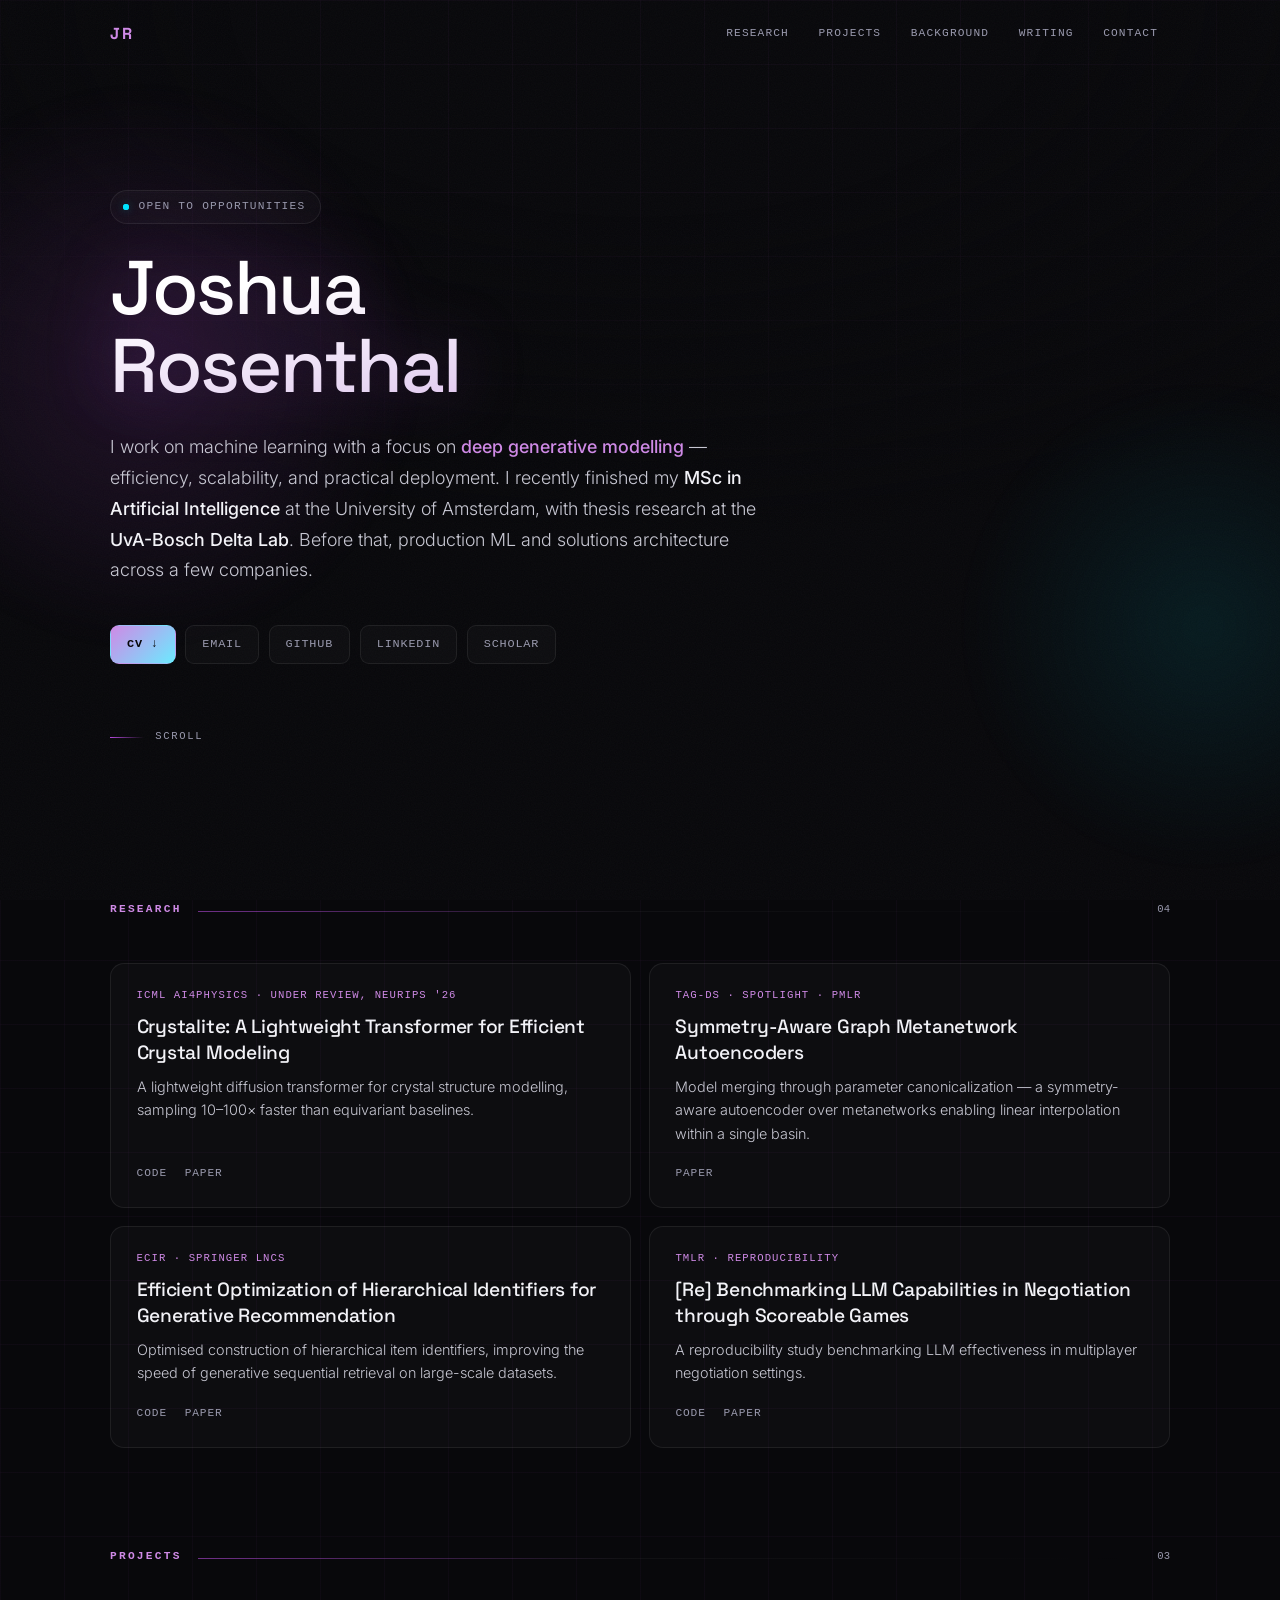
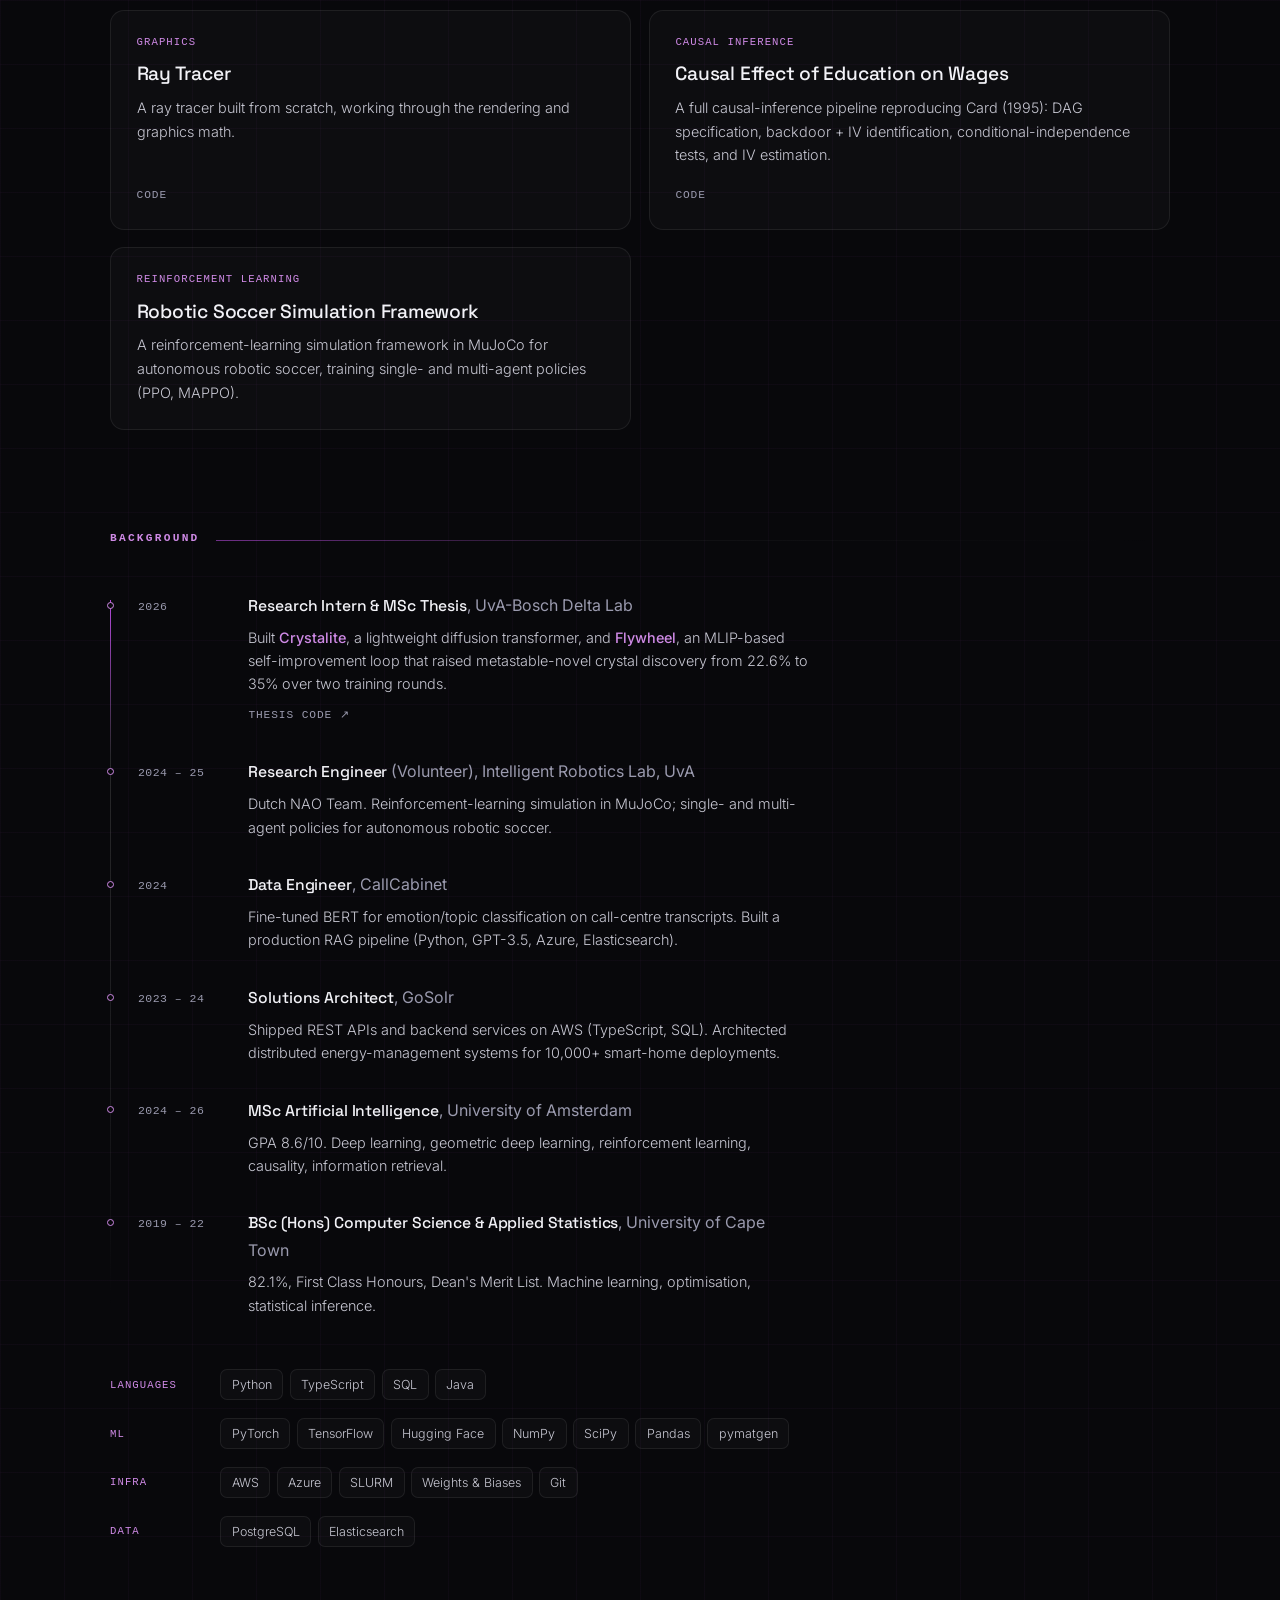
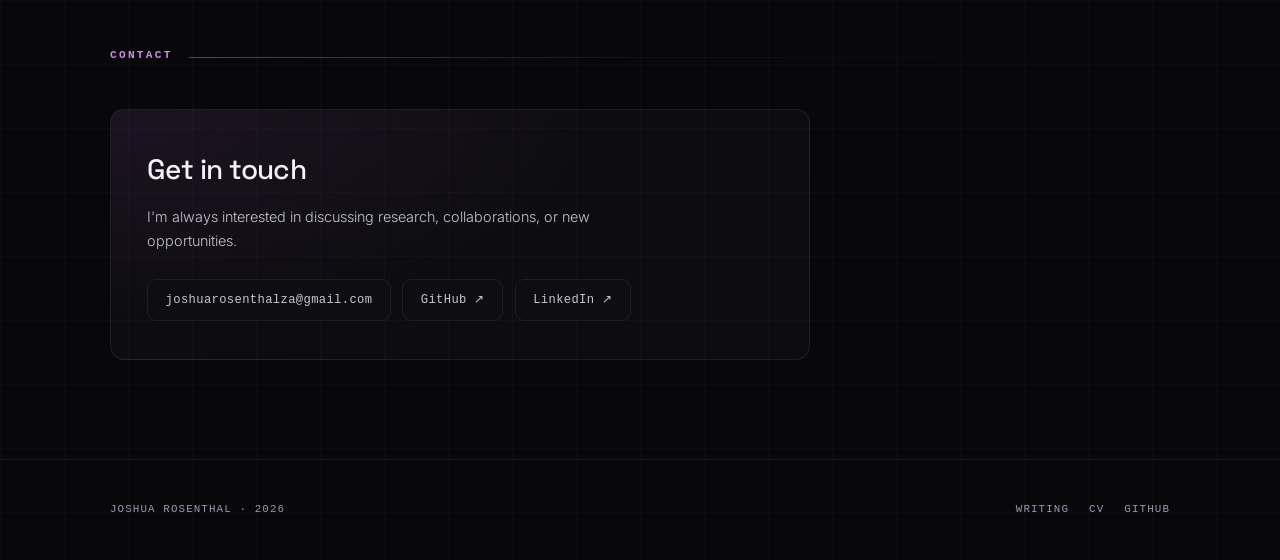
<file: index.html>
<!DOCTYPE html>
<html lang="en">
<head>
    <meta charset="UTF-8">
    <meta name="viewport" content="width=device-width, initial-scale=1.0">
    <title>Joshua Rosenthal</title>
    <meta name="description" content="Joshua Rosenthal — AI researcher working on deep generative modelling, efficiency, and practical deployment.">
    <meta name="theme-color" content="#08080b">
    <link rel="icon" href="favicon.svg" type="image/svg+xml">
    <link rel="canonical" href="https://joshrosie.github.io/">

    <meta property="og:type" content="website">
    <meta property="og:url" content="https://joshrosie.github.io/">
    <meta property="og:title" content="Joshua Rosenthal">
    <meta property="og:description" content="AI researcher working on deep generative modelling, efficiency, and practical deployment.">
    <meta name="twitter:card" content="summary">

    <link rel="preconnect" href="https://fonts.googleapis.com">
    <link rel="preconnect" href="https://fonts.gstatic.com" crossorigin>
    <link href="https://fonts.googleapis.com/css2?family=Space+Grotesk:wght@400;500;600;700&family=Inter:wght@300;400;500;600&display=swap" rel="stylesheet">
    <link rel="stylesheet" href="style.css">
    <script>document.documentElement.classList.add('js');</script>
</head>
<body>

<div class="progress" aria-hidden="true"></div>
<a href="#main" class="skip-link">Skip to content</a>

<nav>
    <div class="nav-inner">
        <a href="/" class="nav-brand">JR</a>
        <div class="nav-links">
            <a href="#research">Research</a>
            <a href="#projects">Projects</a>
            <a href="#background">Background</a>
            <a href="blog.html">Writing</a>
            <a href="#contact">Contact</a>
        </div>
        <button class="nav-toggle" aria-label="Toggle menu" aria-expanded="false">
            <span></span><span></span><span></span>
        </button>
    </div>
</nav>

<header id="hero">
    <div class="aurora" aria-hidden="true"><span></span><span></span></div>
    <div class="hero-inner">
        <span class="eyebrow"><span class="pulse" aria-hidden="true"></span>Open to opportunities</span>
        <h1>Joshua<br>Rosenthal</h1>
        <p class="intro">
            I work on machine learning with a focus on <span class="hl">deep generative modelling</span> —
            efficiency, scalability, and practical deployment. I recently finished my
            <strong>MSc in Artificial Intelligence</strong> at the University of Amsterdam, with thesis
            research at the <strong>UvA-Bosch Delta Lab</strong>. Before that, production ML and solutions
            architecture across a few companies.
        </p>
        <div class="hero-links">
            <a href="joshua_rosenthal_cv.pdf" target="_blank" rel="noopener" class="cv-link">CV&nbsp;&#8595;</a>
            <a href="mailto:joshuarosenthalza@gmail.com">Email</a>
            <a href="https://github.com/joshrosie" target="_blank" rel="noopener">GitHub</a>
            <a href="https://www.linkedin.com/in/joshua-rosenthal1/" target="_blank" rel="noopener">LinkedIn</a>
            <a href="https://scholar.google.com/citations?user=gbQZgnQAAAAJ&hl=en" target="_blank" rel="noopener">Scholar</a>
        </div>
        <p class="scroll-cue" aria-hidden="true">Scroll</p>
    </div>
</header>

<main id="main">

    <section id="research" class="wrap">
        <div class="sec-head reveal">
            <h2>Research</h2>
            <span class="rule"></span>
            <span class="sec-count">04</span>
        </div>

        <div class="card-grid">
            <article class="card reveal">
                <span class="label">ICML AI4Physics &middot; under review, NeurIPS '26</span>
                <h3>Crystalite: A Lightweight Transformer for Efficient Crystal Modeling</h3>
                <p>A lightweight diffusion transformer for crystal structure modelling, sampling 10&ndash;100&times; faster than equivariant baselines.</p>
                <div class="card-links">
                    <a href="https://github.com/joshrosie/crystalite" target="_blank" rel="noopener">Code</a>
                    <a href="https://arxiv.org/abs/2604.02270" target="_blank" rel="noopener">Paper</a>
                </div>
            </article>

            <article class="card reveal">
                <span class="label">TAG-DS &middot; Spotlight &middot; PMLR</span>
                <h3>Symmetry-Aware Graph Metanetwork Autoencoders</h3>
                <p>Model merging through parameter canonicalization &mdash; a symmetry-aware autoencoder over metanetworks enabling linear interpolation within a single basin.</p>
                <div class="card-links">
                    <a href="https://arxiv.org/abs/2511.12601" target="_blank" rel="noopener">Paper</a>
                </div>
            </article>

            <article class="card reveal">
                <span class="label">ECIR &middot; Springer LNCS</span>
                <h3>Efficient Optimization of Hierarchical Identifiers for Generative Recommendation</h3>
                <p>Optimised construction of hierarchical item identifiers, improving the speed of generative sequential retrieval on large-scale datasets.</p>
                <div class="card-links">
                    <a href="https://github.com/joshrosie/re-seater" target="_blank" rel="noopener">Code</a>
                    <a href="https://link.springer.com/chapter/10.1007/978-3-032-21324-2_6" target="_blank" rel="noopener">Paper</a>
                </div>
            </article>

            <article class="card reveal">
                <span class="label">TMLR &middot; Reproducibility</span>
                <h3>[Re] Benchmarking LLM Capabilities in Negotiation through Scoreable Games</h3>
                <p>A reproducibility study benchmarking LLM effectiveness in multiplayer negotiation settings.</p>
                <div class="card-links">
                    <a href="https://github.com/joshrosie/FACT29" target="_blank" rel="noopener">Code</a>
                    <a href="https://openreview.net/forum?id=BVH81SAAh2" target="_blank" rel="noopener">Paper</a>
                </div>
            </article>
        </div>
    </section>

    <section id="projects" class="wrap">
        <div class="sec-head reveal">
            <h2>Projects</h2>
            <span class="rule"></span>
            <span class="sec-count">03</span>
        </div>

        <div class="card-grid">
            <article class="card reveal">
                <span class="label">Graphics</span>
                <h3>Ray Tracer</h3>
                <p>A ray tracer built from scratch, working through the rendering and graphics math.</p>
                <div class="card-links">
                    <a href="https://github.com/joshrosie/RayTracer" target="_blank" rel="noopener">Code</a>
                </div>
            </article>

            <article class="card reveal">
                <span class="label">Causal Inference</span>
                <h3>Causal Effect of Education on Wages</h3>
                <p>A full causal-inference pipeline reproducing Card (1995): DAG specification, backdoor + IV identification, conditional-independence tests, and IV estimation.</p>
                <div class="card-links">
                    <a href="https://github.com/joshrosie/causality" target="_blank" rel="noopener">Code</a>
                </div>
            </article>

            <article class="card reveal">
                <span class="label">Reinforcement Learning</span>
                <h3>Robotic Soccer Simulation Framework</h3>
                <p>A reinforcement-learning simulation framework in MuJoCo for autonomous robotic soccer, training single- and multi-agent policies (PPO, MAPPO).</p>
            </article>
        </div>
    </section>

    <section id="background" class="wrap">
        <div class="sec-head reveal">
            <h2>Background</h2>
            <span class="rule"></span>
        </div>

        <div class="timeline">
            <div class="tl-item reveal">
                <span class="tl-date">2026</span>
                <div>
                    <strong>Research Intern &amp; MSc Thesis</strong><span class="org">, UvA-Bosch Delta Lab</span>
                    <p>Built <em>Crystalite</em>, a lightweight diffusion transformer, and <em>Flywheel</em>, an MLIP-based self-improvement loop that raised metastable-novel crystal discovery from 22.6% to 35% over two training rounds.</p>
                    <a class="tl-link" href="https://github.com/joshrosie/DISCO" target="_blank" rel="noopener">Thesis code &#8599;</a>
                </div>
            </div>
            <div class="tl-item reveal">
                <span class="tl-date">2024 &ndash; 25</span>
                <div>
                    <strong>Research Engineer</strong><span class="org"> (Volunteer), Intelligent Robotics Lab, UvA</span>
                    <p>Dutch NAO Team. Reinforcement-learning simulation in MuJoCo; single- and multi-agent policies for autonomous robotic soccer.</p>
                </div>
            </div>
            <div class="tl-item reveal">
                <span class="tl-date">2024</span>
                <div>
                    <strong>Data Engineer</strong><span class="org">, CallCabinet</span>
                    <p>Fine-tuned BERT for emotion/topic classification on call-centre transcripts. Built a production RAG pipeline (Python, GPT-3.5, Azure, Elasticsearch).</p>
                </div>
            </div>
            <div class="tl-item reveal">
                <span class="tl-date">2023 &ndash; 24</span>
                <div>
                    <strong>Solutions Architect</strong><span class="org">, GoSolr</span>
                    <p>Shipped REST APIs and backend services on AWS (TypeScript, SQL). Architected distributed energy-management systems for 10,000+ smart-home deployments.</p>
                </div>
            </div>
            <div class="tl-item reveal">
                <span class="tl-date">2024 &ndash; 26</span>
                <div>
                    <strong>MSc Artificial Intelligence</strong><span class="org">, University of Amsterdam</span>
                    <p>GPA 8.6/10. Deep learning, geometric deep learning, reinforcement learning, causality, information retrieval.</p>
                </div>
            </div>
            <div class="tl-item reveal">
                <span class="tl-date">2019 &ndash; 22</span>
                <div>
                    <strong>BSc (Hons) Computer Science &amp; Applied Statistics</strong><span class="org">, University of Cape Town</span>
                    <p>82.1%, First Class Honours, Dean's Merit List. Machine learning, optimisation, statistical inference.</p>
                </div>
            </div>
        </div>

        <div class="skills">
            <div class="skill-row reveal">
                <span class="skill-key">Languages</span>
                <div class="chips">
                    <span>Python</span><span>TypeScript</span><span>SQL</span><span>Java</span>
                </div>
            </div>
            <div class="skill-row reveal">
                <span class="skill-key">ML</span>
                <div class="chips">
                    <span>PyTorch</span><span>TensorFlow</span><span>Hugging Face</span><span>NumPy</span><span>SciPy</span><span>Pandas</span><span>pymatgen</span>
                </div>
            </div>
            <div class="skill-row reveal">
                <span class="skill-key">Infra</span>
                <div class="chips">
                    <span>AWS</span><span>Azure</span><span>SLURM</span><span>Weights &amp; Biases</span><span>Git</span>
                </div>
            </div>
            <div class="skill-row reveal">
                <span class="skill-key">Data</span>
                <div class="chips">
                    <span>PostgreSQL</span><span>Elasticsearch</span>
                </div>
            </div>
        </div>
    </section>

    <section id="contact" class="wrap">
        <div class="sec-head reveal">
            <h2>Contact</h2>
            <span class="rule"></span>
        </div>

        <div class="contact-card reveal">
            <h3>Get in touch</h3>
            <p class="contact-text">
                I'm always interested in discussing research, collaborations, or new opportunities.
            </p>
            <div class="contact-links">
                <a href="mailto:joshuarosenthalza@gmail.com">joshuarosenthalza@gmail.com</a>
                <a href="https://github.com/joshrosie" target="_blank" rel="noopener">GitHub &#8599;</a>
                <a href="https://www.linkedin.com/in/joshua-rosenthal1/" target="_blank" rel="noopener">LinkedIn &#8599;</a>
            </div>
        </div>
    </section>

</main>

<footer>
    <div class="footer-inner">
        <p>Joshua Rosenthal &middot; 2026</p>
        <div class="footer-links">
            <a href="blog.html">Writing</a>
            <a href="joshua_rosenthal_cv.pdf" target="_blank" rel="noopener">CV</a>
            <a href="https://github.com/joshrosie" target="_blank" rel="noopener">GitHub</a>
        </div>
    </div>
</footer>

<script src="site.js"></script>

</body>
</html>
</file>
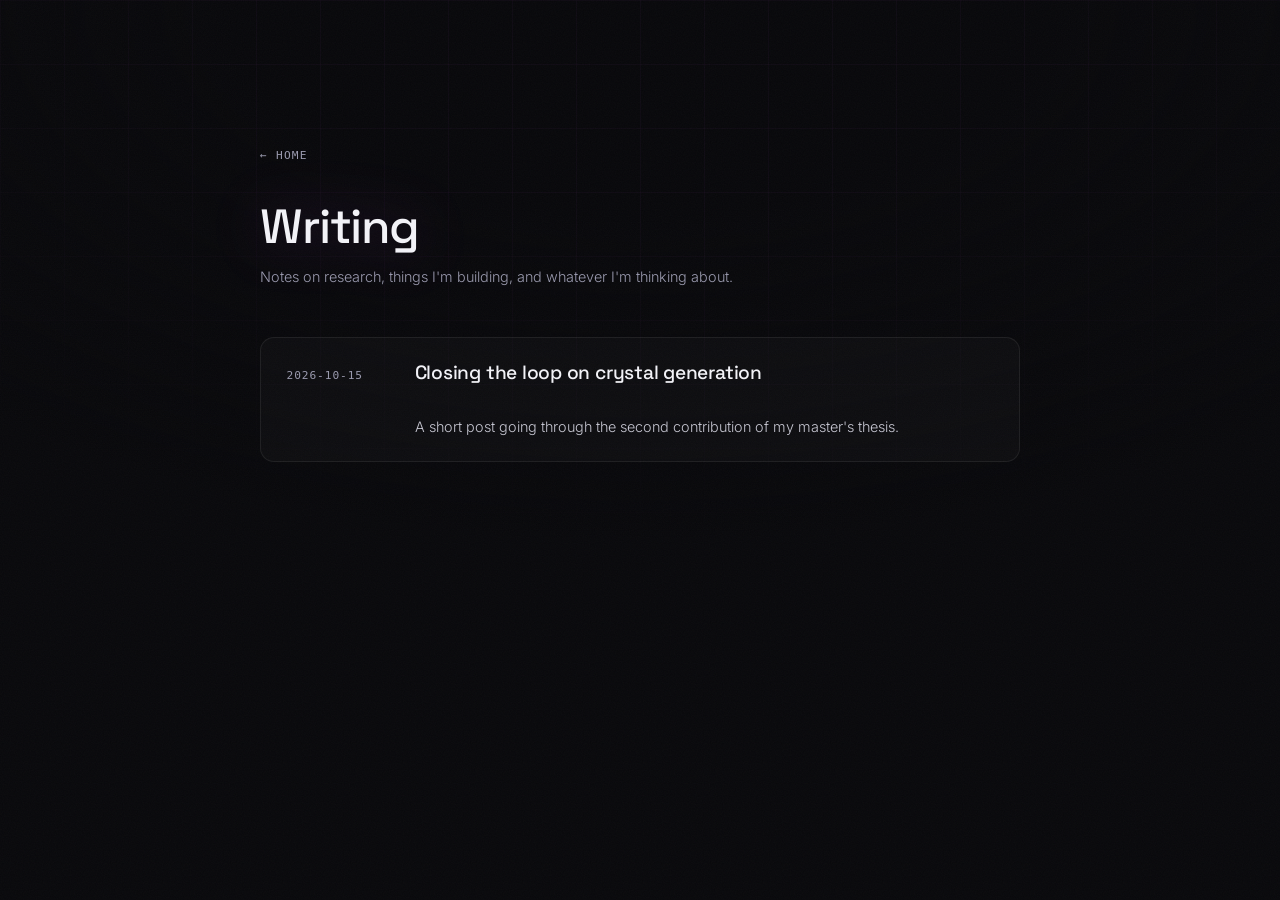
<file: blog.html>
<!DOCTYPE html>
<html lang="en">
<head>
    <meta charset="UTF-8">
    <meta name="viewport" content="width=device-width, initial-scale=1.0">
    <title>Writing — Joshua Rosenthal</title>
    <meta name="description" content="Notes on research, things I'm building, and whatever I'm thinking about.">
    <meta name="theme-color" content="#08080b">
    <link rel="icon" href="favicon.svg" type="image/svg+xml">

    <meta property="og:type" content="website">
    <meta property="og:title" content="Writing — Joshua Rosenthal">
    <meta property="og:description" content="Notes on research, things I'm building, and whatever I'm thinking about.">
    <meta name="twitter:card" content="summary">

    <link rel="preconnect" href="https://fonts.googleapis.com">
    <link rel="preconnect" href="https://fonts.gstatic.com" crossorigin>
    <link href="https://fonts.googleapis.com/css2?family=Space+Grotesk:wght@400;500;600;700&family=Inter:wght@300;400;500;600&display=swap" rel="stylesheet">
    <link rel="stylesheet" href="style.css">
    <script>document.documentElement.classList.add('js');</script>
</head>
<body>

<div class="progress" aria-hidden="true"></div>

<div class="page page-narrow">
    <a href="/" class="back-link">&#8592; Home</a>
    <h1 class="page-title">Writing</h1>
    <p class="page-sub">Notes on research, things I'm building, and whatever I'm thinking about.</p>

    <div class="post-list" id="post-list">
        <p class="empty-note">Loading&hellip;</p>
    </div>
</div>

<script src="site.js"></script>
<script>
// Escape anything coming from the manifest before it reaches innerHTML.
function esc(s) {
    return String(s == null ? '' : s)
        .replace(/&/g, '&amp;').replace(/</g, '&lt;').replace(/>/g, '&gt;')
        .replace(/"/g, '&quot;').replace(/'/g, '&#39;');
}

fetch('posts/posts.json')
    .then(function (r) { return r.ok ? r.json() : []; })
    .then(function (posts) {
        var list = document.getElementById('post-list');

        if (!Array.isArray(posts) || !posts.length) {
            list.innerHTML = '<p class="empty-note">No posts yet.</p>';
            return;
        }

        // Newest first, regardless of manifest order.
        posts.sort(function (a, b) {
            return String(b.date || '').localeCompare(String(a.date || ''));
        });

        list.innerHTML = posts.map(function (p) {
            return '<a class="post-item reveal" href="post.html?slug=' + encodeURIComponent(p.slug) + '">'
                 +   '<span class="post-date">' + esc(p.date) + '</span>'
                 +   '<h3>' + esc(p.title) + '</h3>'
                 +   (p.summary ? '<p>' + esc(p.summary) + '</p>' : '')
                 + '</a>';
        }).join('');

        // Wire up the cards we just inserted.
        if (window.initSheen) window.initSheen();
        if (window.revealNew) window.revealNew();
    })
    .catch(function () {
        document.getElementById('post-list').innerHTML =
            '<p class="empty-note">Could not load posts.</p>';
    });
</script>

</body>
</html>
</file>
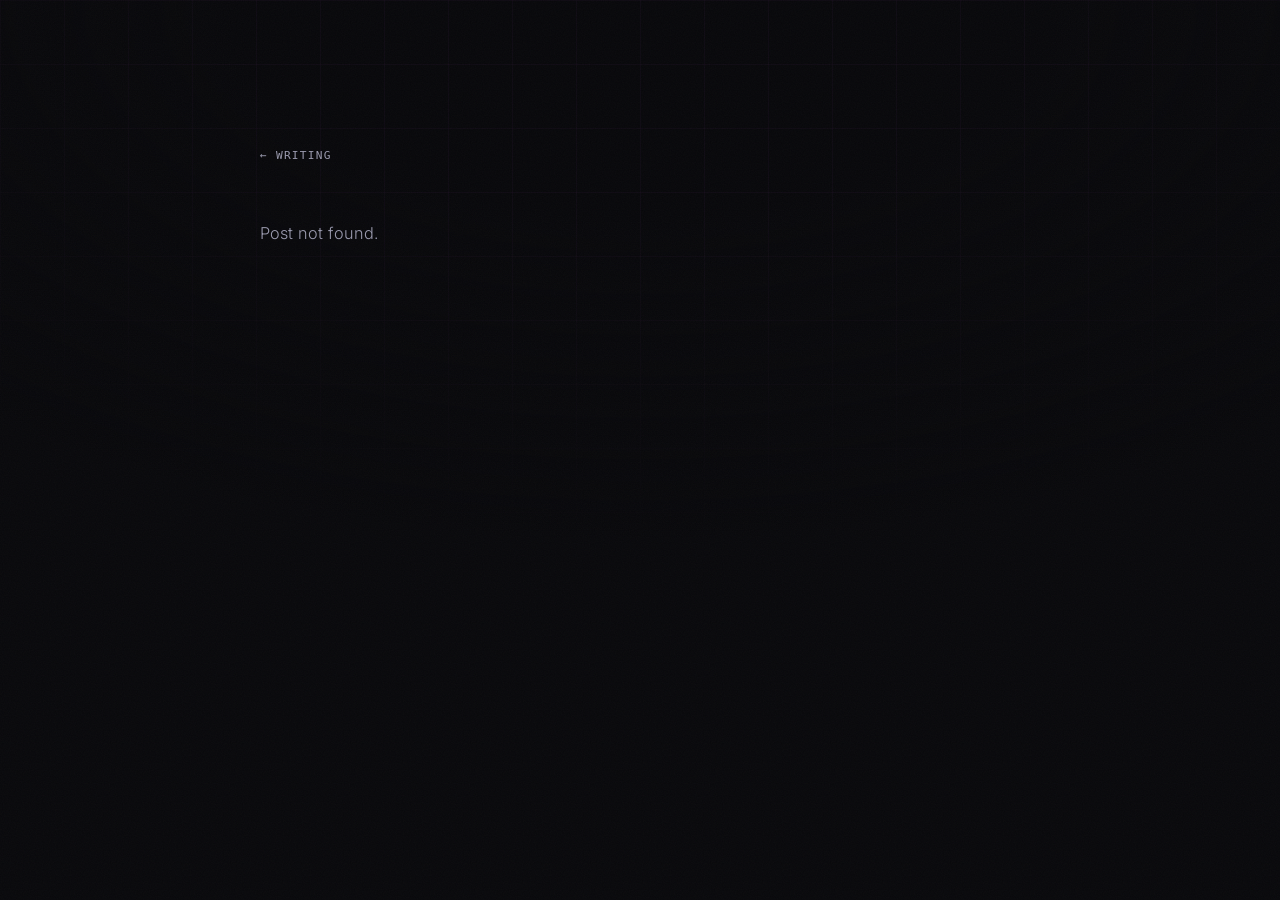
<file: post.html>
<!DOCTYPE html>
<html lang="en">
<head>
    <meta charset="UTF-8">
    <meta name="viewport" content="width=device-width, initial-scale=1.0">
    <title>Writing — Joshua Rosenthal</title>
    <meta name="theme-color" content="#08080b">
    <link rel="icon" href="favicon.svg" type="image/svg+xml">
    <meta name="twitter:card" content="summary">

    <link rel="preconnect" href="https://fonts.googleapis.com">
    <link rel="preconnect" href="https://fonts.gstatic.com" crossorigin>
    <link href="https://fonts.googleapis.com/css2?family=Space+Grotesk:wght@400;500;600;700&family=Inter:wght@300;400;500;600&display=swap" rel="stylesheet">
    <link rel="stylesheet" href="style.css">
    <script>document.documentElement.classList.add('js');</script>
</head>
<body>

<div class="progress" aria-hidden="true"></div>

<div class="page page-narrow">
    <a href="blog.html" class="back-link">&#8592; Writing</a>
    <article class="prose" id="post">
        <p class="empty-note">Loading&hellip;</p>
    </article>
</div>

<script src="md.js"></script>
<script src="site.js"></script>
<script>
var slug = new URLSearchParams(location.search).get('slug') || '';
var el = document.getElementById('post');

function esc(s) {
    return String(s == null ? '' : s)
        .replace(/&/g, '&amp;').replace(/</g, '&lt;').replace(/>/g, '&gt;');
}

// Only allow simple slugs so the fetch path can't be manipulated.
if (!/^[a-z0-9-]+$/i.test(slug)) {
    el.innerHTML = '<p class="empty-note">Post not found.</p>';
} else {
    Promise.all([
        fetch('posts/posts.json').then(function (r) { return r.ok ? r.json() : []; }),
        fetch('posts/' + slug + '.md').then(function (r) {
            return r.ok ? r.text() : Promise.reject(new Error('missing'));
        })
    ])
    .then(function (res) {
        var posts = res[0], md = res[1];
        var meta = Array.isArray(posts)
            ? posts.find(function (p) { return p.slug === slug; })
            : null;

        document.title = (meta ? meta.title : 'Writing') + ' — Joshua Rosenthal';

        var dateHtml = meta && meta.date
            ? '<span class="post-date">' + esc(meta.date) + '</span>'
            : '';

        el.innerHTML = dateHtml + renderMarkdown(md);
    })
    .catch(function () {
        el.innerHTML = '<p class="empty-note">Post not found.</p>';
    });
}
</script>

</body>
</html>
</file>
<file: style.css>
/* ============================================================
   Joshua Rosenthal — personal site
   Dark synthwave. No build step, no dependencies.
   ============================================================ */

:root {
    color-scheme: dark;

    /* --- Surfaces --- */
    --bg:            #08080b;
    --bg-raised:     #0d0d12;
    --surface:       rgba(255, 255, 255, 0.022);
    --surface-hover: rgba(255, 255, 255, 0.042);
    --border:        rgba(255, 255, 255, 0.07);
    --border-strong: rgba(255, 255, 255, 0.13);

    /* --- Brand --- */
    --accent:     #b44adb;
    --cyan:       #00e5ff;
    --accent-glow: rgba(180, 74, 219, 0.35);
    --cyan-glow:   rgba(0, 229, 255, 0.30);

    /* Text-safe accent tints (all >= 4.5:1 on --bg) */
    --accent-text: #cf8ae6;
    --cyan-text:   #6ceaff;

    /* --- Text (all >= 4.5:1 on --bg) --- */
    --text:        #c7c7d2;
    --text-dim:    #9a9aae;
    --text-bright: #f2f2f7;

    --grid: rgba(180, 74, 219, 0.035);

    /* --- Type --- */
    --font-display: 'Space Grotesk', 'Inter', system-ui, sans-serif;
    --font-body:    'Inter', system-ui, -apple-system, sans-serif;
    --font-mono:    ui-monospace, 'SF Mono', SFMono-Regular, Menlo, monospace;

    /* Fluid scale */
    --t-hero:  clamp(2.6rem, 7.5vw, 4.75rem);
    --t-page:  clamp(2rem, 5.5vw, 3rem);
    --t-h3:    clamp(1.08rem, 1.6vw, 1.2rem);
    --t-body:  1rem;
    --t-small: 0.9rem;
    --t-label: 0.7rem;

    /* --- Space --- */
    --s-section: clamp(5rem, 11vh, 8.5rem);
    --w-wide: 1060px;
    --w-text: 70ch;

    /* --- Motion --- */
    --ease:        cubic-bezier(0.22, 1, 0.36, 1);
    --ease-spring: cubic-bezier(0.34, 1.4, 0.64, 1);
    --fast: 0.18s;
    --med:  0.4s;
    --slow: 0.75s;

    --radius: 14px;
    --nav-h: 68px;
}

*, *::before, *::after { margin: 0; padding: 0; box-sizing: border-box; }

html {
    scroll-behavior: smooth;
    -webkit-text-size-adjust: 100%;
}

body {
    font-family: var(--font-body);
    font-size: var(--t-body);
    font-weight: 300;
    line-height: 1.7;
    color: var(--text);
    background-color: var(--bg);
    /* Grid, faded toward the edges so it reads as atmosphere, not wallpaper */
    background-image:
        linear-gradient(var(--grid) 1px, transparent 1px),
        linear-gradient(90deg, var(--grid) 1px, transparent 1px);
    background-size: 64px 64px;
    -webkit-font-smoothing: antialiased;
    overflow-x: hidden;
}

/* Vignette: pulls focus to the centre column and softens the grid */
body::before {
    content: '';
    position: fixed;
    inset: 0;
    pointer-events: none;
    z-index: 0;
    background: radial-gradient(ellipse 80% 60% at 50% 0%, transparent 40%, var(--bg) 100%);
}

/* Fine grain — replaces the old scanlines, which sat over every glyph */
body::after {
    content: '';
    position: fixed;
    inset: 0;
    pointer-events: none;
    z-index: 1;
    opacity: 0.035;
    background-image: url("data:image/svg+xml,%3Csvg xmlns='http://www.w3.org/2000/svg' width='120' height='120'%3E%3Cfilter id='n'%3E%3CfeTurbulence type='fractalNoise' baseFrequency='0.85' numOctaves='3'/%3E%3C/filter%3E%3Crect width='120' height='120' filter='url(%23n)'/%3E%3C/svg%3E");
}

/* ---- Shared layout ---- */
.wrap {
    width: min(100% - 2.5rem, var(--w-wide));
    margin-inline: auto;
}

::selection { background: rgba(0, 229, 255, 0.22); color: #fff; }

/* ---- Focus: visible, consistent, keyboard-only ---- */
:focus-visible {
    outline: 2px solid var(--cyan);
    outline-offset: 3px;
    border-radius: 3px;
}

.skip-link {
    position: absolute;
    top: -100%;
    left: 1rem;
    z-index: 300;
    padding: 0.7rem 1.1rem;
    font-family: var(--font-mono);
    font-size: var(--t-label);
    text-transform: uppercase;
    letter-spacing: 0.1em;
    color: var(--bg);
    background: var(--cyan);
    border-radius: 0 0 8px 8px;
    text-decoration: none;
}
.skip-link:focus-visible { top: 0; outline-offset: -4px; }

/* ============================================================
   Scroll progress — pure CSS scroll-driven animation.
   Degrades to invisible where unsupported.
   ============================================================ */
.progress {
    position: fixed;
    top: 0;
    left: 0;
    width: 100%;
    height: 2px;
    z-index: 200;
    transform: scaleX(0);
    transform-origin: 0 50%;
    background: linear-gradient(90deg, var(--accent), var(--cyan));
    box-shadow: 0 0 10px var(--cyan-glow);
}

@keyframes progress-grow { from { transform: scaleX(0); } to { transform: scaleX(1); } }

@supports (animation-timeline: scroll()) {
    .progress {
        animation: progress-grow linear;
        animation-timeline: scroll(root block);
    }
}

/* ============================================================
   Nav
   ============================================================ */
nav {
    position: fixed;
    top: 0;
    width: 100%;
    z-index: 100;
    height: var(--nav-h);
    display: flex;
    align-items: center;
    transition: background var(--med) var(--ease),
                border-color var(--med) var(--ease),
                backdrop-filter var(--med);
    border-bottom: 1px solid transparent;
}

nav.scrolled {
    background: rgba(8, 8, 11, 0.72);
    backdrop-filter: blur(16px) saturate(1.3);
    -webkit-backdrop-filter: blur(16px) saturate(1.3);
    border-bottom-color: var(--border);
}

.nav-inner {
    width: min(100% - 2.5rem, var(--w-wide));
    margin-inline: auto;
    display: flex;
    justify-content: space-between;
    align-items: center;
    gap: 2rem;
}

.nav-brand {
    font-family: var(--font-display);
    font-size: 1rem;
    font-weight: 700;
    letter-spacing: 0.1em;
    text-decoration: none;
    color: var(--accent-text);
    transition: color var(--fast), text-shadow var(--fast);
}
.nav-brand:hover { color: var(--cyan-text); text-shadow: 0 0 12px var(--cyan-glow); }

.nav-links { display: flex; gap: 0.35rem; }

.nav-links a {
    position: relative;
    padding: 0.5rem 0.75rem;
    border-radius: 7px;
    font-family: var(--font-mono);
    font-size: var(--t-label);
    font-weight: 500;
    color: var(--text-dim);
    text-decoration: none;
    text-transform: uppercase;
    letter-spacing: 0.1em;
    transition: color var(--fast), background var(--fast);
}

.nav-links a::after {
    content: '';
    position: absolute;
    left: 0.75rem;
    right: 0.75rem;
    bottom: 0.26rem;
    height: 1px;
    background: var(--cyan);
    box-shadow: 0 0 7px var(--cyan-glow);
    transform: scaleX(0);
    transform-origin: left;
    transition: transform var(--med) var(--ease);
}

.nav-links a:hover { color: var(--text-bright); background: var(--surface); }
.nav-links a:hover::after { transform: scaleX(1); }

/* Scroll-spy: set by site.js */
.nav-links a[aria-current] { color: var(--cyan-text); }
.nav-links a[aria-current]::after { transform: scaleX(1); }

.nav-toggle {
    display: none;
    flex-direction: column;
    gap: 5px;
    padding: 8px;
    background: none;
    border: none;
    cursor: pointer;
    border-radius: 6px;
}

.nav-toggle span {
    display: block;
    width: 22px;
    height: 1.5px;
    border-radius: 2px;
    background: var(--accent-text);
    transition: transform var(--med) var(--ease-spring), opacity var(--fast);
}

.nav-toggle[aria-expanded="true"] span:nth-child(1) { transform: translateY(6.5px) rotate(45deg); }
.nav-toggle[aria-expanded="true"] span:nth-child(2) { opacity: 0; }
.nav-toggle[aria-expanded="true"] span:nth-child(3) { transform: translateY(-6.5px) rotate(-45deg); }

/* ============================================================
   Hero
   ============================================================ */
#hero {
    position: relative;
    min-height: 100svh;
    display: flex;
    flex-direction: column;
    justify-content: center;
    padding: calc(var(--nav-h) + 3rem) 0 5rem;
    z-index: 2;
}

.hero-inner { width: min(100% - 2.5rem, var(--w-wide)); margin-inline: auto; }

/* Aurora: two slow-drifting blooms, GPU-friendly transforms only */
.aurora {
    position: absolute;
    inset: 0;
    overflow: hidden;
    pointer-events: none;
    z-index: -1;
}

.aurora span {
    position: absolute;
    border-radius: 50%;
    filter: blur(10px);
    will-change: transform;
}

.aurora span:nth-child(1) {
    top: 8%; left: -12%;
    width: 46vw; height: 46vw;
    max-width: 620px; max-height: 620px;
    background: radial-gradient(circle, rgba(180, 74, 219, 0.14) 0%, transparent 68%);
    animation: drift-a 19s var(--ease) infinite alternate;
}

.aurora span:nth-child(2) {
    bottom: 2%; right: -14%;
    width: 40vw; height: 40vw;
    max-width: 520px; max-height: 520px;
    background: radial-gradient(circle, rgba(0, 229, 255, 0.09) 0%, transparent 68%);
    animation: drift-b 24s var(--ease) infinite alternate;
}

@keyframes drift-a {
    from { transform: translate3d(0, 0, 0) scale(1); }
    to   { transform: translate3d(70px, -46px, 0) scale(1.16); }
}
@keyframes drift-b {
    from { transform: translate3d(0, 0, 0) scale(1.1); }
    to   { transform: translate3d(-58px, -34px, 0) scale(1); }
}

/* Eyebrow */
.eyebrow {
    display: inline-flex;
    align-items: center;
    gap: 0.6rem;
    margin-bottom: 1.6rem;
    padding: 0.4rem 0.9rem 0.4rem 0.75rem;
    border: 1px solid var(--border);
    border-radius: 100px;
    background: var(--surface);
    font-family: var(--font-mono);
    font-size: var(--t-label);
    font-weight: 500;
    color: var(--text-dim);
    text-transform: uppercase;
    letter-spacing: 0.11em;
}

.pulse {
    position: relative;
    width: 6px; height: 6px;
    flex: none;
    border-radius: 50%;
    background: var(--cyan);
    box-shadow: 0 0 8px var(--cyan-glow);
}
.pulse::after {
    content: '';
    position: absolute;
    inset: 0;
    border-radius: 50%;
    background: var(--cyan);
    animation: pulse-ring 2.6s ease-out infinite;
}
@keyframes pulse-ring {
    0%   { transform: scale(1); opacity: 0.7; }
    80%, 100% { transform: scale(3.6); opacity: 0; }
}

#hero h1 {
    font-family: var(--font-display);
    font-size: var(--t-hero);
    font-weight: 500;
    line-height: 1.02;
    letter-spacing: -0.03em;
    margin-bottom: 1.75rem;
    /* Gradient type with a soft bloom behind it */
    background: linear-gradient(170deg, #fff 18%, #e6d4f2 55%, var(--accent-text) 100%);
    -webkit-background-clip: text;
    background-clip: text;
    color: transparent;
    -webkit-text-fill-color: transparent;
    filter: drop-shadow(0 0 34px rgba(180, 74, 219, 0.28));
}

.intro {
    max-width: 60ch;
    font-size: clamp(1.02rem, 1.4vw, 1.18rem);
    font-weight: 300;
    line-height: 1.72;
    color: var(--text);
}
.intro strong { color: var(--text-bright); font-weight: 500; }

/* Accented key phrase. Deliberately not underlined — on this site an
   underline means "link", and links are cyan. */
.intro .hl {
    color: var(--accent-text);
    font-weight: 500;
}

.hero-links {
    display: flex;
    flex-wrap: wrap;
    align-items: center;
    gap: 0.6rem;
    margin-top: 2.4rem;
}

.hero-links a {
    position: relative;
    padding: 0.55rem 1rem;
    border: 1px solid var(--border);
    border-radius: 9px;
    background: var(--surface);
    font-family: var(--font-mono);
    font-size: 0.74rem;
    font-weight: 500;
    letter-spacing: 0.07em;
    text-transform: uppercase;
    text-decoration: none;
    color: var(--text-dim);
    transition: color var(--fast), border-color var(--fast),
                background var(--fast), transform var(--med) var(--ease-spring);
}

.hero-links a:hover {
    color: var(--cyan-text);
    border-color: color-mix(in srgb, var(--cyan) 45%, transparent);
    background: var(--surface-hover);
    transform: translateY(-2px);
}

.hero-links .cv-link {
    color: var(--bg);
    font-weight: 600;
    border-color: transparent;
    background: linear-gradient(135deg, var(--accent-text), var(--cyan-text));
}
.hero-links .cv-link:hover {
    color: var(--bg);
    border-color: transparent;
    box-shadow: 0 8px 26px -10px var(--cyan-glow);
}

/* Scroll cue */
.scroll-cue {
    display: flex;
    align-items: center;
    gap: 0.7rem;
    margin-top: 4rem;
    font-family: var(--font-mono);
    font-size: 0.66rem;
    text-transform: uppercase;
    letter-spacing: 0.16em;
    color: var(--text-dim);
}
.scroll-cue::before {
    content: '';
    width: 34px;
    height: 1px;
    background: linear-gradient(90deg, var(--accent), transparent);
    animation: cue 2.4s var(--ease) infinite;
}
@keyframes cue {
    0%, 100% { transform: translateX(0); opacity: 0.4; }
    50%      { transform: translateX(8px); opacity: 1; }
}

/* ============================================================
   Sections
   ============================================================ */
main { position: relative; z-index: 2; }

section {
    scroll-margin-top: calc(var(--nav-h) + 1.5rem);
    padding-bottom: var(--s-section);
}

.sec-head {
    display: flex;
    align-items: baseline;
    gap: 1rem;
    margin-bottom: 2.75rem;
}

section h2 {
    flex: none;
    font-family: var(--font-mono);
    font-size: var(--t-label);
    font-weight: 600;
    color: var(--accent-text);
    text-transform: uppercase;
    letter-spacing: 0.2em;
}

.sec-head .rule {
    flex: 1;
    height: 1px;
    background: linear-gradient(90deg, var(--accent), var(--border) 45%, transparent);
    opacity: 0.6;
}

.sec-count {
    flex: none;
    font-family: var(--font-mono);
    font-size: 0.66rem;
    color: var(--text-dim);
    font-variant-numeric: tabular-nums;
}

/* --- Reveal: driven by IntersectionObserver in site.js.
       Scoped to .js so that without JavaScript the content is simply
       visible rather than permanently transparent. --- */
.js .reveal {
    opacity: 0;
    transform: translateY(18px);
    transition: opacity var(--slow) var(--ease), transform var(--slow) var(--ease);
    transition-delay: calc(var(--i, 0) * 70ms);
}
.js .reveal.in { opacity: 1; transform: none; }

/* ============================================================
   Cards
   ============================================================ */
/* Two columns on desktop: titles here are long, and 4 research entries
   pair cleanly rather than leaving an orphan on a third row. */
.card-grid {
    display: grid;
    /* min() keeps the track from forcing overflow below 420px */
    grid-template-columns: repeat(auto-fit, minmax(min(420px, 100%), 1fr));
    gap: 1.1rem;
}

.card {
    position: relative;
    display: flex;
    flex-direction: column;
    padding: 1.5rem 1.6rem;
    border: 1px solid var(--border);
    border-radius: var(--radius);
    background: var(--surface);
    overflow: hidden;
    isolation: isolate;
    transition: border-color var(--med) var(--ease),
                background var(--med) var(--ease),
                transform var(--med) var(--ease-spring),
                box-shadow var(--med) var(--ease);
}

/* Cursor-following sheen (coords set by site.js) */
.card::before {
    content: '';
    position: absolute;
    inset: 0;
    z-index: -1;
    pointer-events: none;
    opacity: 0;
    background: radial-gradient(380px circle at var(--mx, 50%) var(--my, 0%),
                rgba(180, 74, 219, 0.13), transparent 62%);
    transition: opacity var(--med) var(--ease);
}

.card:hover {
    border-color: var(--border-strong);
    background: var(--surface-hover);
    transform: translateY(-3px);
    box-shadow: 0 16px 38px -22px rgba(0, 0, 0, 0.9);
}
.card:hover::before { opacity: 1; }

.card:focus-within {
    border-color: color-mix(in srgb, var(--cyan) 40%, transparent);
}

.label {
    font-family: var(--font-mono);
    font-size: 0.665rem;
    font-weight: 500;
    color: var(--accent-text);
    text-transform: uppercase;
    letter-spacing: 0.1em;
    line-height: 1.5;
}

.card h3 {
    font-family: var(--font-display);
    font-size: var(--t-h3);
    font-weight: 500;
    line-height: 1.32;
    letter-spacing: -0.012em;
    color: var(--text-bright);
    margin: 0.65rem 0 0.6rem;
    transition: color var(--fast);
}
.card:hover h3 { color: #fff; }

.card p {
    font-size: var(--t-small);
    line-height: 1.65;
    color: var(--text);
}

.card-links {
    display: flex;
    flex-wrap: wrap;
    gap: 1.1rem;
    margin-top: auto;
    padding-top: 1.15rem;
}

.card-links a {
    position: relative;
    font-family: var(--font-mono);
    font-size: var(--t-label);
    font-weight: 500;
    color: var(--text-dim);
    text-decoration: none;
    text-transform: uppercase;
    letter-spacing: 0.08em;
    transition: color var(--fast);
}

.card-links a::after {
    content: '';
    position: absolute;
    left: 0; right: 0; bottom: -3px;
    height: 1px;
    background: var(--cyan);
    box-shadow: 0 0 6px var(--cyan-glow);
    transform: scaleX(0);
    transform-origin: left;
    transition: transform var(--med) var(--ease);
}
.card-links a:hover { color: var(--cyan-text); }
.card-links a:hover::after { transform: scaleX(1); }

/* ============================================================
   Timeline
   ============================================================ */
.timeline {
    position: relative;
    max-width: var(--w-text);
    padding-left: 1.75rem;
}

/* The spine, drawn as a gradient so it fades out at the end */
.timeline::before {
    content: '';
    position: absolute;
    left: 0; top: 0.5rem; bottom: 0.5rem;
    width: 1px;
    background: linear-gradient(180deg,
        var(--accent) 0%,
        var(--border-strong) 22%,
        var(--border) 70%,
        transparent 100%);
}

.tl-item {
    position: relative;
    display: grid;
    grid-template-columns: 88px 1fr;
    gap: 1.4rem;
    padding-bottom: 2rem;
}
.tl-item:last-child { padding-bottom: 0; }

.tl-item::before {
    content: '';
    position: absolute;
    left: calc(-1.75rem - 3px);
    top: 0.62rem;
    width: 7px; height: 7px;
    border-radius: 50%;
    background: var(--bg);
    border: 1px solid var(--accent-text);
    transition: background var(--med) var(--ease),
                box-shadow var(--med) var(--ease),
                border-color var(--med) var(--ease),
                transform var(--med) var(--ease-spring);
}

.tl-item:hover::before {
    background: var(--cyan);
    border-color: var(--cyan);
    box-shadow: 0 0 14px var(--cyan-glow);
    transform: scale(1.35);
}

.tl-date {
    font-family: var(--font-mono);
    font-size: 0.72rem;
    color: var(--text-dim);
    padding-top: 0.3rem;
    letter-spacing: 0.04em;
    font-variant-numeric: tabular-nums;
}

.tl-item strong {
    font-family: var(--font-display);
    font-size: 0.98rem;
    font-weight: 500;
    color: var(--text-bright);
    letter-spacing: -0.008em;
}

.tl-item .org { color: var(--text-dim); font-weight: 400; }

.tl-item em {
    color: var(--accent-text);
    font-style: normal;
    font-weight: 500;
}

.tl-item p {
    font-size: var(--t-small);
    line-height: 1.62;
    color: var(--text);
    margin-top: 0.4rem;
}

.tl-link {
    display: inline-flex;
    align-items: center;
    gap: 0.35rem;
    margin-top: 0.65rem;
    font-family: var(--font-mono);
    font-size: var(--t-label);
    font-weight: 500;
    color: var(--text-dim);
    text-decoration: none;
    text-transform: uppercase;
    letter-spacing: 0.08em;
    transition: color var(--fast), gap var(--med) var(--ease);
}
.tl-link:hover { color: var(--cyan-text); gap: 0.6rem; }

/* ============================================================
   Skills — chips
   ============================================================ */
.skills {
    display: grid;
    gap: 1.1rem;
    margin-top: 3.25rem;
    max-width: var(--w-text);
}

.skill-row {
    display: grid;
    grid-template-columns: 88px 1fr;
    gap: 1.4rem;
    align-items: start;
}

.skill-key {
    font-family: var(--font-mono);
    font-size: 0.665rem;
    font-weight: 500;
    color: var(--accent-text);
    text-transform: uppercase;
    letter-spacing: 0.1em;
    padding-top: 0.42rem;
}

.chips { display: flex; flex-wrap: wrap; gap: 0.4rem; }

.chips span {
    padding: 0.25rem 0.65rem;
    border: 1px solid var(--border);
    border-radius: 7px;
    background: var(--surface);
    font-size: 0.78rem;
    color: var(--text);
    transition: color var(--fast), border-color var(--fast), background var(--fast);
}
.chips span:hover {
    color: var(--text-bright);
    border-color: var(--border-strong);
    background: var(--surface-hover);
}

/* ============================================================
   Contact
   ============================================================ */
.contact-card {
    position: relative;
    max-width: var(--w-text);
    padding: 2.25rem 2.25rem 2.4rem;
    border: 1px solid var(--border);
    border-radius: var(--radius);
    background:
        radial-gradient(120% 140% at 0% 0%, rgba(180, 74, 219, 0.09), transparent 58%),
        var(--surface);
    overflow: hidden;
}

.contact-card h3 {
    font-family: var(--font-display);
    font-size: clamp(1.3rem, 2.6vw, 1.75rem);
    font-weight: 500;
    letter-spacing: -0.02em;
    color: var(--text-bright);
    margin-bottom: 0.7rem;
}

.contact-text { font-size: var(--t-small); color: var(--text); max-width: 52ch; }

.contact-links {
    display: flex;
    flex-wrap: wrap;
    gap: 0.7rem;
    margin-top: 1.6rem;
}

.contact-links a {
    padding: 0.6rem 1.1rem;
    border: 1px solid var(--border);
    border-radius: 9px;
    background: var(--bg-raised);
    font-family: var(--font-mono);
    font-size: 0.76rem;
    color: var(--text);
    text-decoration: none;
    letter-spacing: 0.03em;
    transition: color var(--fast), border-color var(--fast), transform var(--med) var(--ease-spring);
}
.contact-links a:hover {
    color: var(--cyan-text);
    border-color: color-mix(in srgb, var(--cyan) 45%, transparent);
    transform: translateY(-2px);
}

/* ============================================================
   Footer
   ============================================================ */
footer {
    position: relative;
    z-index: 2;
    border-top: 1px solid var(--border);
    padding: 2.5rem 0;
}

.footer-inner {
    width: min(100% - 2.5rem, var(--w-wide));
    margin-inline: auto;
    display: flex;
    justify-content: space-between;
    align-items: center;
    gap: 1rem;
    flex-wrap: wrap;
}

footer p, footer a {
    font-family: var(--font-mono);
    font-size: 0.68rem;
    color: var(--text-dim);
    letter-spacing: 0.1em;
    text-transform: uppercase;
}

.footer-links { display: flex; gap: 1.25rem; }
.footer-links a { text-decoration: none; transition: color var(--fast); }
.footer-links a:hover { color: var(--cyan-text); }

/* ============================================================
   Writing / blog
   ============================================================ */
.page {
    position: relative;
    z-index: 2;
    width: min(100% - 2.5rem, var(--w-wide));
    margin-inline: auto;
    padding: calc(var(--nav-h) + 4.5rem) 0 5rem;
    min-height: 100svh;
}

.page-narrow { max-width: 760px; }

.page-title {
    font-family: var(--font-display);
    font-size: var(--t-page);
    font-weight: 500;
    line-height: 1.08;
    letter-spacing: -0.03em;
    color: var(--text-bright);
    margin-bottom: 0.75rem;
    filter: drop-shadow(0 0 28px rgba(180, 74, 219, 0.22));
}

.page-sub {
    font-size: var(--t-small);
    color: var(--text-dim);
    max-width: 56ch;
    margin-bottom: 3rem;
}

.back-link {
    display: inline-flex;
    align-items: center;
    gap: 0.5rem;
    margin-bottom: 2.25rem;
    font-family: var(--font-mono);
    font-size: var(--t-label);
    font-weight: 500;
    text-transform: uppercase;
    letter-spacing: 0.11em;
    color: var(--text-dim);
    text-decoration: none;
    transition: color var(--fast), gap var(--med) var(--ease);
}
.back-link:hover { color: var(--cyan-text); gap: 0.8rem; }

.post-list { display: grid; gap: 0.9rem; }

.post-item {
    position: relative;
    display: grid;
    grid-template-columns: 104px 1fr;
    gap: 1.5rem;
    align-items: baseline;
    padding: 1.4rem 1.6rem;
    border: 1px solid var(--border);
    border-radius: var(--radius);
    background: var(--surface);
    text-decoration: none;
    overflow: hidden;
    isolation: isolate;
    transition: border-color var(--med) var(--ease),
                background var(--med) var(--ease),
                transform var(--med) var(--ease-spring);
}

.post-item::before {
    content: '';
    position: absolute;
    inset: 0;
    z-index: -1;
    opacity: 0;
    background: radial-gradient(420px circle at var(--mx, 50%) var(--my, 0%),
                rgba(180, 74, 219, 0.12), transparent 62%);
    transition: opacity var(--med) var(--ease);
}

.post-item:hover {
    border-color: var(--border-strong);
    background: var(--surface-hover);
    transform: translateY(-3px);
}
.post-item:hover::before { opacity: 1; }

.post-item .post-date {
    font-family: var(--font-mono);
    font-size: var(--t-label);
    font-weight: 500;
    color: var(--text-dim);
    text-transform: uppercase;
    letter-spacing: 0.08em;
    font-variant-numeric: tabular-nums;
    transition: color var(--fast);
}
.post-item:hover .post-date { color: var(--accent-text); }

.post-item h3 {
    font-family: var(--font-display);
    font-size: var(--t-h3);
    font-weight: 500;
    line-height: 1.3;
    letter-spacing: -0.012em;
    color: var(--text-bright);
}
.post-item:hover h3 { color: #fff; }

.post-item p {
    grid-column: 2;
    font-size: var(--t-small);
    line-height: 1.6;
    color: var(--text);
    margin-top: 0.35rem;
}

.empty-note { font-size: var(--t-small); color: var(--text-dim); }

/* ---- Rendered markdown ---- */
.prose { max-width: 70ch; }

.prose .post-date {
    display: block;
    font-family: var(--font-mono);
    font-size: var(--t-label);
    font-weight: 500;
    color: var(--accent-text);
    text-transform: uppercase;
    letter-spacing: 0.1em;
    margin-bottom: 0.9rem;
}

.prose h1 {
    font-family: var(--font-display);
    font-size: clamp(1.9rem, 4.6vw, 2.6rem);
    font-weight: 500;
    line-height: 1.12;
    letter-spacing: -0.03em;
    color: var(--text-bright);
    margin-bottom: 1.5rem;
    filter: drop-shadow(0 0 26px rgba(180, 74, 219, 0.2));
}

.prose h2 {
    font-family: var(--font-display);
    font-size: 1.3rem;
    font-weight: 500;
    letter-spacing: -0.015em;
    color: var(--text-bright);
    margin: 2.8rem 0 0.9rem;
}

.prose h3 {
    font-family: var(--font-display);
    font-size: 1.08rem;
    font-weight: 600;
    color: var(--text-bright);
    margin: 2rem 0 0.7rem;
}

.prose p { font-size: 1.02rem; line-height: 1.78; margin: 1.15rem 0; }

.prose a {
    color: var(--cyan-text);
    text-decoration: none;
    border-bottom: 1px solid color-mix(in srgb, var(--cyan) 40%, transparent);
    transition: border-color var(--fast), text-shadow var(--fast);
}
.prose a:hover { border-bottom-color: var(--cyan); text-shadow: 0 0 10px var(--cyan-glow); }

.prose strong { color: var(--text-bright); font-weight: 500; }
.prose em { color: var(--text-bright); font-style: italic; }

.prose ul, .prose ol { margin: 1.15rem 0 1.15rem 1.3rem; }
.prose li { font-size: 1.02rem; line-height: 1.72; margin: 0.45rem 0; }
.prose li::marker { color: var(--accent-text); }

.prose blockquote {
    margin: 1.7rem 0;
    padding: 0.2rem 0 0.2rem 1.25rem;
    border-left: 2px solid var(--accent);
    color: var(--text-dim);
    font-style: italic;
}

.prose code {
    font-family: var(--font-mono);
    font-size: 0.88em;
    background: rgba(180, 74, 219, 0.1);
    border: 1px solid var(--border);
    color: var(--cyan-text);
    padding: 0.1rem 0.38rem;
    border-radius: 5px;
}

.prose pre {
    background: var(--bg-raised);
    border: 1px solid var(--border);
    border-radius: 10px;
    padding: 1.15rem 1.3rem;
    overflow-x: auto;
    margin: 1.7rem 0;
}
.prose pre code {
    background: none;
    border: none;
    color: var(--text-bright);
    padding: 0;
    font-size: 0.85rem;
    line-height: 1.7;
}

.prose hr {
    border: none;
    height: 1px;
    background: linear-gradient(90deg, var(--accent), var(--border) 40%, transparent);
    margin: 3rem 0;
}

.prose img { max-width: 100%; border-radius: 10px; }

/* ============================================================
   Responsive
   ============================================================ */
@media (max-width: 860px) {
    .tl-item, .skill-row { grid-template-columns: 76px 1fr; gap: 1.1rem; }
}

@media (max-width: 680px) {
    :root { --nav-h: 60px; }

    .nav-links {
        position: fixed;
        inset: 0 0 0 auto;
        width: min(78vw, 300px);
        flex-direction: column;
        justify-content: center;
        gap: 0.6rem;
        padding: 2rem 1.75rem;
        background: rgba(8, 8, 11, 0.96);
        backdrop-filter: blur(20px);
        -webkit-backdrop-filter: blur(20px);
        border-left: 1px solid var(--border);
        transform: translateX(100%);
        transition: transform var(--med) var(--ease);
        z-index: 110;
    }

    .nav-links.open { transform: none; }
    .nav-links a { font-size: 0.8rem; padding: 0.7rem 0.9rem; }

    /* Staggered entry for the mobile panel */
    .nav-links.open a {
        animation: nav-in var(--med) var(--ease) backwards;
        animation-delay: calc(var(--i, 0) * 45ms + 60ms);
    }
    @keyframes nav-in {
        from { opacity: 0; transform: translateX(16px); }
        to   { opacity: 1; transform: none; }
    }

    .nav-toggle { display: flex; z-index: 120; }

    .tl-item, .skill-row { grid-template-columns: 1fr; gap: 0.3rem; }
    .tl-date { padding-top: 0; }
    .skill-key { padding-top: 0; margin-bottom: 0.2rem; }

    .post-item { grid-template-columns: 1fr; gap: 0.3rem; }
    .post-item p { grid-column: 1; }

    .card { padding: 1.3rem 1.35rem; }
    .contact-card { padding: 1.75rem 1.5rem 1.9rem; }
    .scroll-cue { display: none; }
}

/* ============================================================
   Reduced motion — keep a short fade, drop everything else
   ============================================================ */
@media (prefers-reduced-motion: reduce) {
    html { scroll-behavior: auto; }

    *, *::before, *::after {
        animation: none !important;
        transition-duration: 0.01ms !important;
        transition-delay: 0ms !important;
    }

    .js .reveal {
        opacity: 1 !important;
        transform: none !important;
        transition: none !important;
    }

    .card:hover, .post-item:hover, .hero-links a:hover,
    .contact-links a:hover { transform: none !important; }

    .progress { display: none; }
}
</file>
